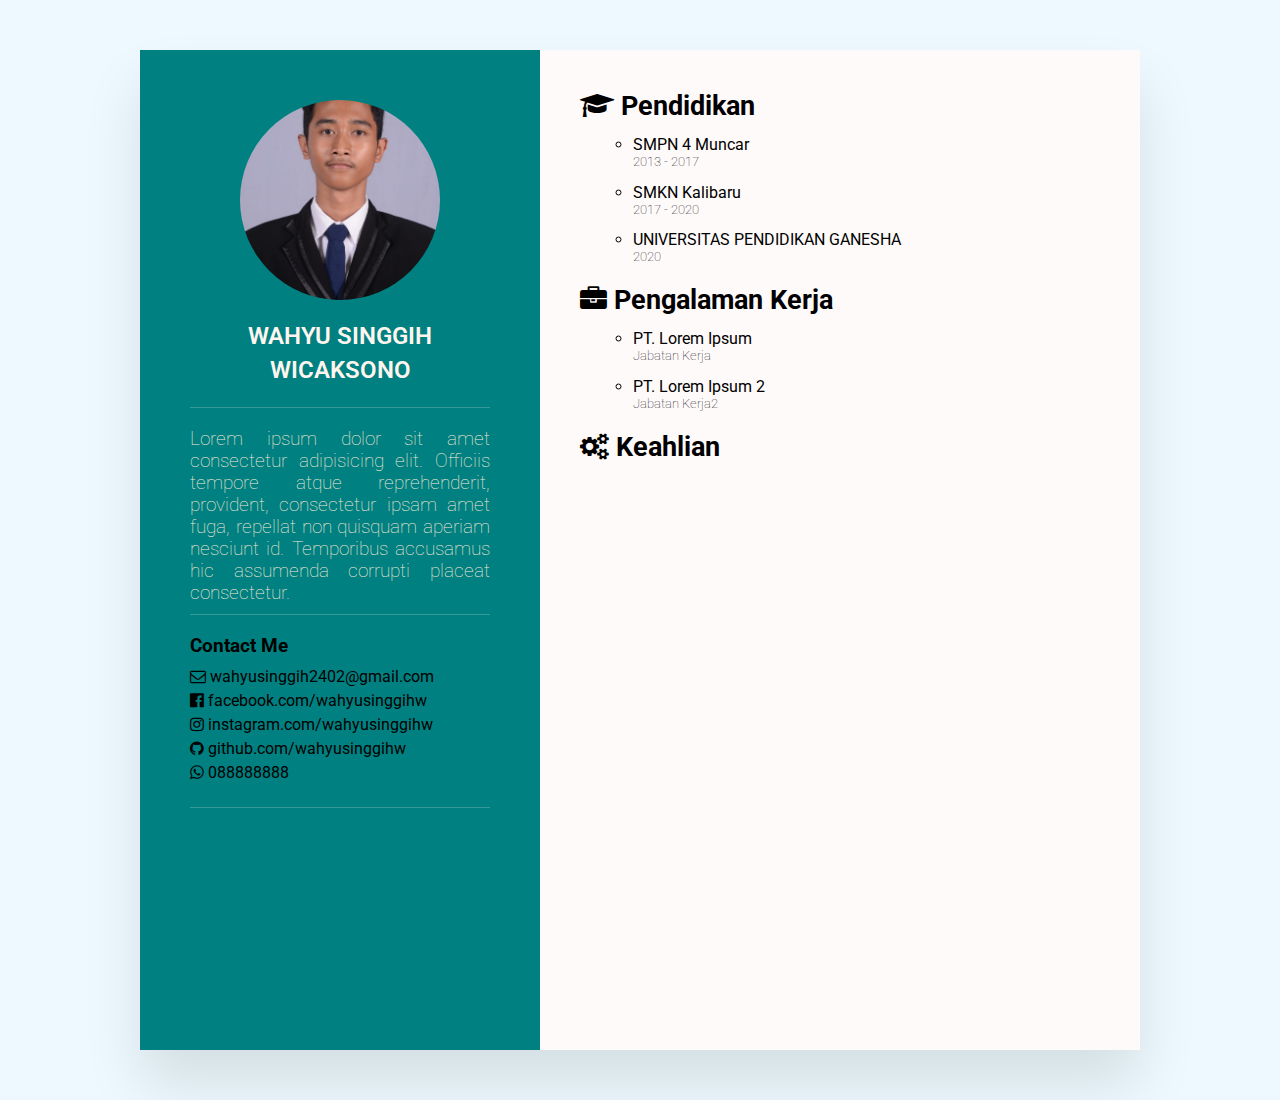
<file: old/index.html>
<!DOCTYPE html>
<html lang="en">
<head>
    <meta charset="UTF-8">
    <meta http-equiv="X-UA-Compatible" content="IE=edge">
    <meta name="viewport" content="width=device-width, initial-scale=1.0">
    <title>About Me</title>
    <link rel="icon" href="https://cdn4.iconfinder.com/data/icons/small-n-flat/24/user-alt-512.png">
    <link rel="stylesheet" href="https://cdnjs.cloudflare.com/ajax/libs/font-awesome/4.7.0/css/font-awesome.css" integrity="sha512-5A8nwdMOWrSz20fDsjczgUidUBR8liPYU+WymTZP1lmY9G6Oc7HlZv156XqnsgNUzTyMefFTcsFH/tnJE/+xBg==" crossorigin="anonymous" referrerpolicy="no-referrer" />
    <link rel="stylesheet" href="style.css">
</head>
<body>
    <div class="konten">
        <div class="menukiri">
            <div class="profil">
                <div class="img">
                    <img src="img/foto2.jpg" alt="Foto profil">
                </div>
                <h2>Wahyu Singgih Wicaksono</h2>
            </div>
            <div class="bio">
                <h3>Lorem ipsum dolor sit amet consectetur adipisicing elit. Officiis tempore atque reprehenderit, provident, consectetur ipsam amet fuga, repellat non quisquam aperiam nesciunt id. Temporibus accusamus hic assumenda corrupti placeat consectetur.</h3>
            </div>
            <div class="kontak">
                <h3 class="judul">Contact Me</h3>
                <ul>
                    <li>
                        <span class="icon"><i class="fa fa-envelope-o" aria-hidden="true"></i></span>
                        <span class="teks"><a href="mailto:wahyusinggih2402@gmail.com">wahyusinggih2402@gmail.com</a></span>
                    </li>
                </ul>
                <ul>
                    <li>
                        <span class="icon"><i class="fa fa-facebook-official" aria-hidden="true"></i></span>
                        <span class="teks"><a href="https://www.facebook.com/wahyusinggihw">facebook.com/wahyusinggihw</a></span>
                    </li>
                </ul>
                <ul>
                    <li>
                        <span class="icon"><i class="fa fa-instagram" aria-hidden="true"></i></span>
                        <span class="teks"><a href="https://www.instagram.com/wahyusinggihw">instagram.com/wahyusinggihw</a></span>
                    </li>
                </ul>
                <ul>
                    <li>
                        <span class="icon"><i class="fa fa-github" aria-hidden="true"></i></span>
                        <span class="teks"><a href="https://github.com/wahyusinggihw">github.com/wahyusinggihw</a></span>
                    </li>
                </ul>
                <ul>
                    <li>
                        <span class="icon"><i class="fa fa-whatsapp" aria-hidden="true"></i></span>
                        <span class="teks"><a href="https://wa.me/08888">088888888</a></span>
                    </li>
                </ul>
            </div>
        </div>
            
        <div class="menukanan">
            <div class="pendidikan">
                <ul style="list-style: none;">
                    <li>
                        <span class="toga"><i class="fa fa-graduation-cap" aria-hidden="true"></i></span>
                        <span class="teks">Pendidikan</span>
                        <div class="daftarpendidikan">
                            <ul>
                                <li>
                                    <span class="smp">SMPN 4 Muncar</span>
                                    <h3>2013 - 2017</h3>
                                </li>
                            </ul>
                            <ul>
                                <li>
                                    <span class="smk">SMKN Kalibaru</span>
                                    <h3>2017 - 2020</h3>
                                </li>
                            </ul>
                            <ul>
                                <li>
                                    <span class="univ">UNIVERSITAS PENDIDIKAN GANESHA</span>
                                    <h3>2020</h3>
                                </li>
                            </ul>
                        </div>
                    </li>
                </ul>
            </div>
            <div class="pengalamankerja">
                <ul style="list-style: none;">
                    <li>
                        <span class="pengalaman"><i class="fa fa-briefcase" aria-hidden="true"></i></span>
                        <span class="teks">Pengalaman Kerja</span>
                        <div class="daftarkerja">
                            <ul>
                                <li>
                                    <span class="kerja1">PT. Lorem Ipsum</span>
                                    <h3>Jabatan Kerja</h3>
                                </li>
                            </ul>
                            <ul>
                                <li>
                                    <span class="kerja2">PT. Lorem Ipsum 2</span>
                                    <h3>Jabatan Kerja2</h3>
                                </li>
                            </ul>
                        </div>
                    </li>
                </ul>
            </div>
            <div class="skill">
                <ul style="list-style: none;">
                    <li>
                        <span class="keahlian"><i class="fa fa-cogs" aria-hidden="true"></i></span>
                        <span class="teks">Keahlian</span>
                        
                    </li>
                </ul>
            </div>
        </div>
    </div>
</body>

</html>
</file>
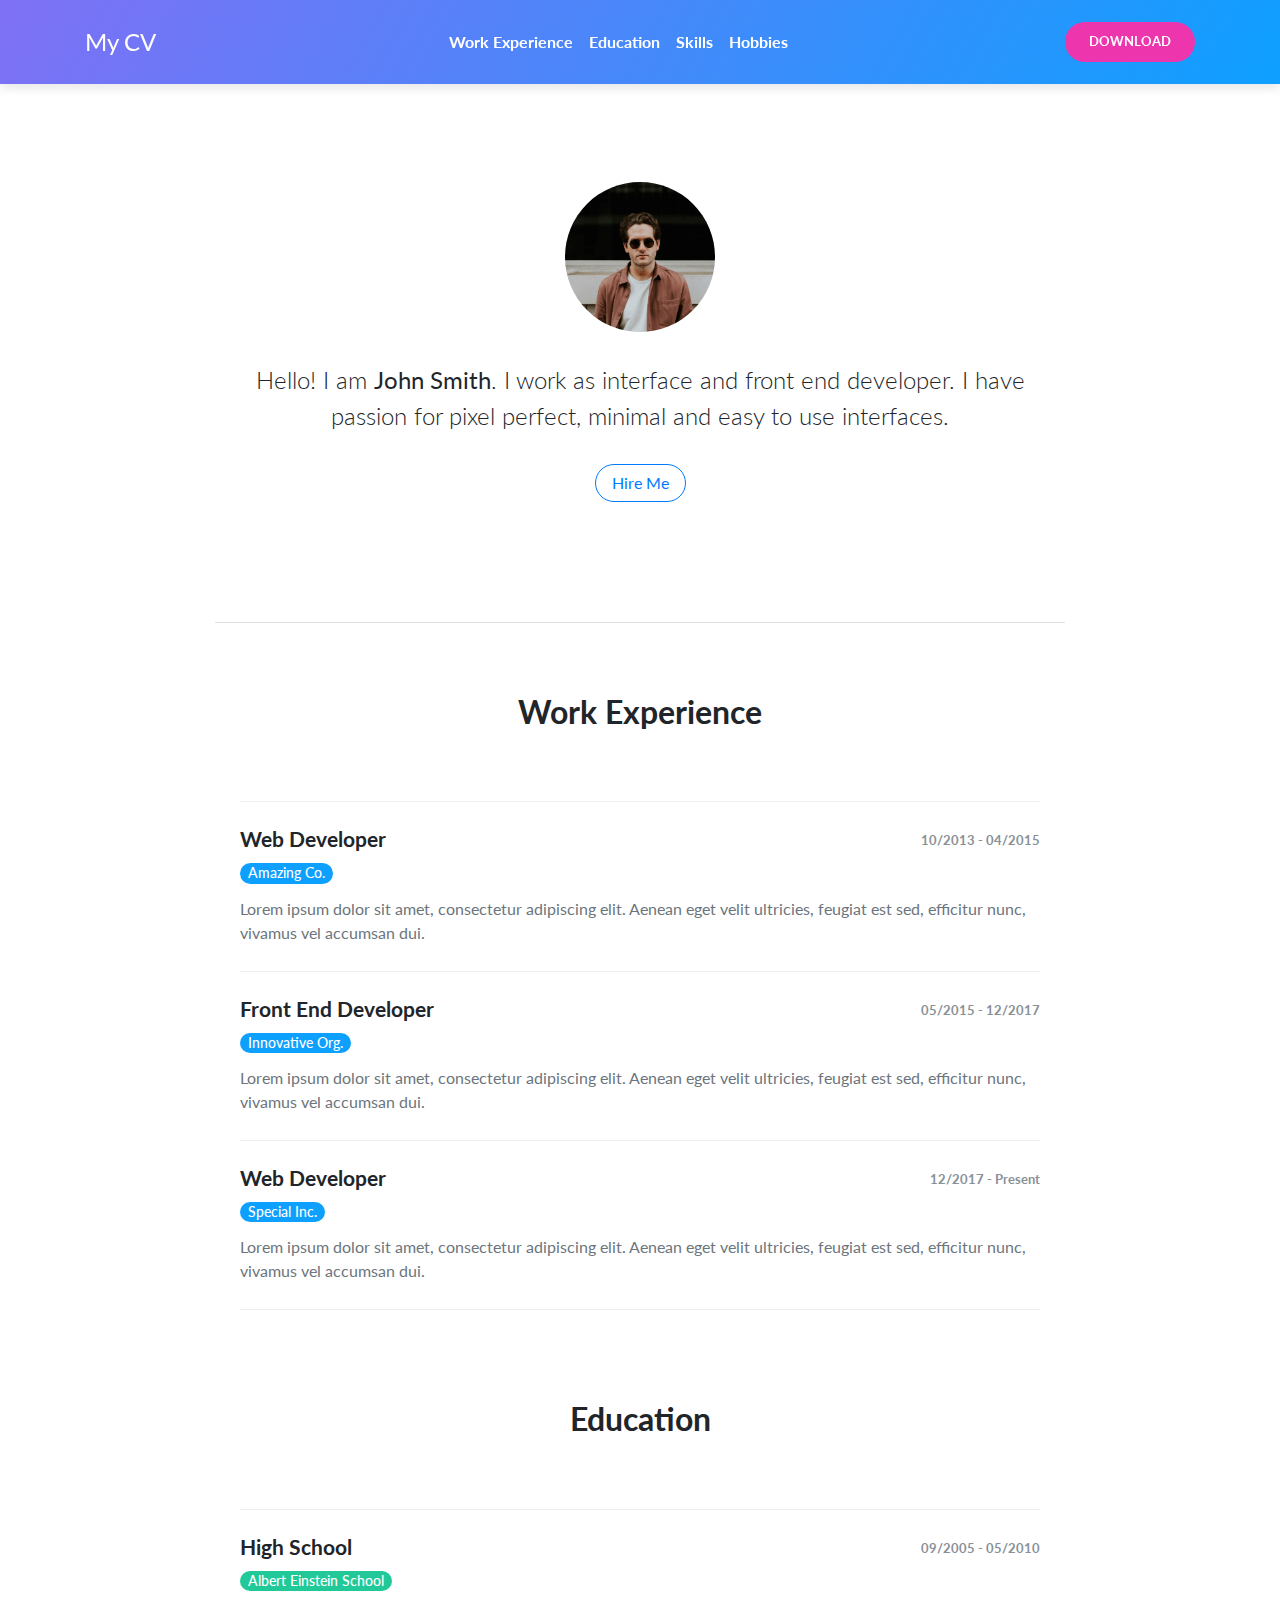
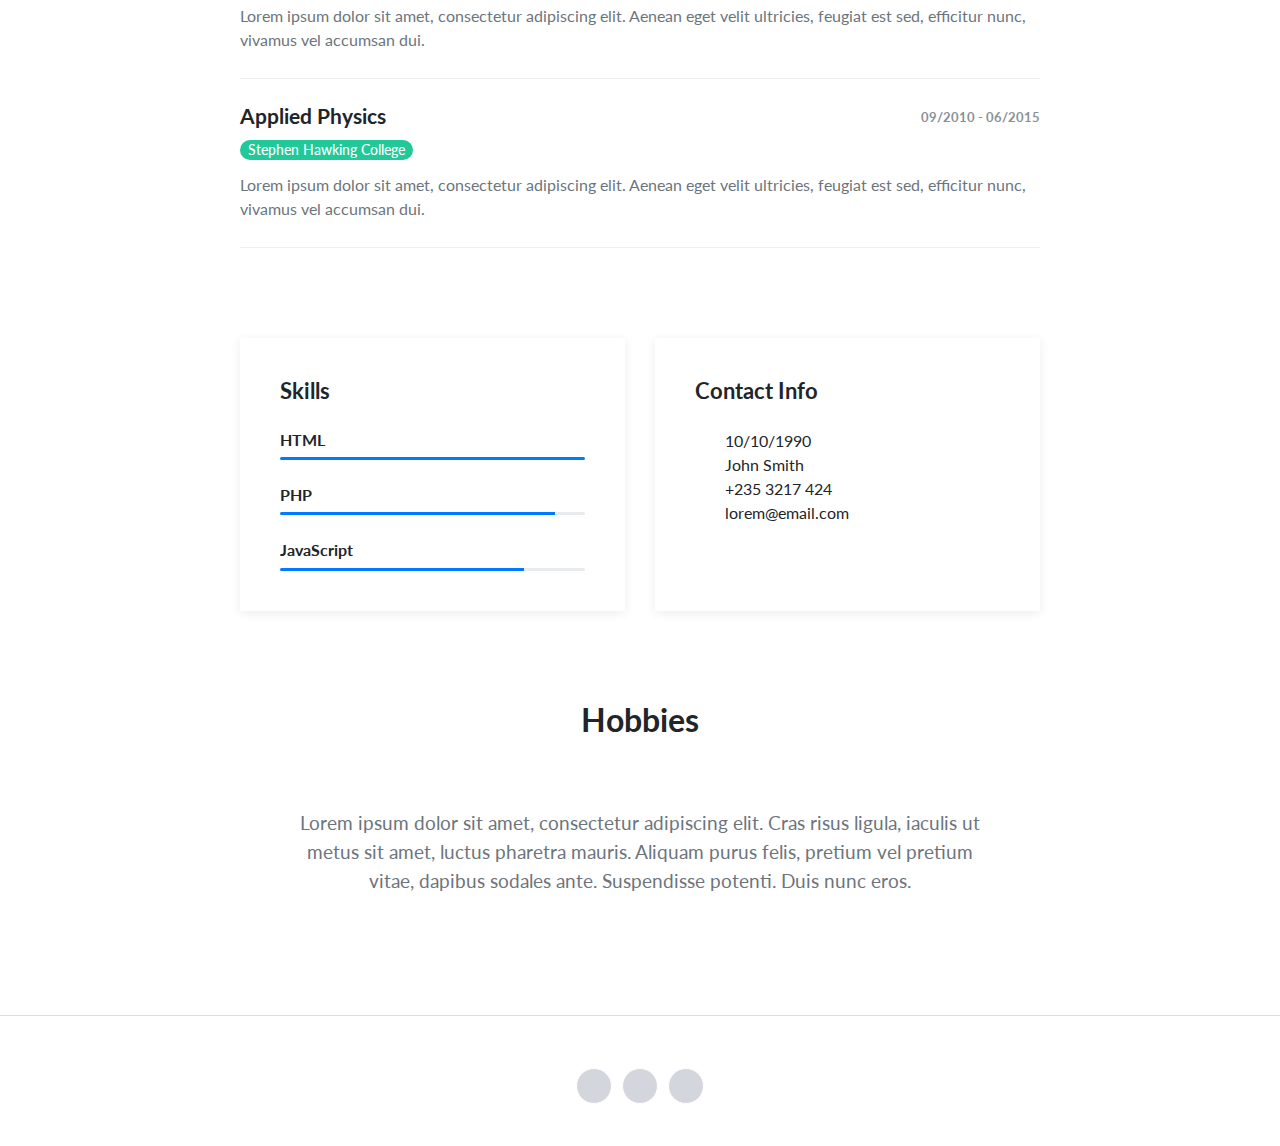
<file: old/v1.1/index.html>
<!DOCTYPE html>
<html>
  <head>
    <meta charset="utf-8">
    <meta name="viewport" content="width=device-width, initial-scale=1">
    <title>Beautiful CV Template</title>
    <link rel="stylesheet" href="https://maxcdn.bootstrapcdn.com/bootstrap/4.0.0/css/bootstrap.min.css">
    <link rel="stylesheet" href="https://code.ionicframework.com/ionicons/2.0.1/css/ionicons.min.css">
    <link rel="stylesheet" type="text/css" href="assets/css/style.css">
  </head>
  <body>
   <nav class="navbar fixed-top navbar-expand-lg navbar-dark page-navbar gradient">
      <div class="container">
        <a class="navbar-brand logo" href="#">My CV</a>
        <button class="navbar-toggler" type="button" data-toggle="collapse" data-target="#navbarNav" aria-controls="navbarNav" aria-expanded="false" aria-label="Toggle navigation">
          <span class="navbar-toggler-icon"></span>
        </button>
        <div class="collapse navbar-collapse" id="navbarNav">
            <ul class="navbar-nav mx-auto">
              <li class="nav-item item">
                <li class="nav-item item">
                  <a class="nav-link" href="#work-experience">Work Experience</a>
                </li>
                <li class="nav-item item">
                    <a class="nav-link" href="#education">Education</a>
                </li>
                <li class="nav-item item">
                  <a class="nav-link" href="#skills">Skills</a>
                </li>
                <li class="nav-item item">
                    <a class="nav-link" href="#hobbies">Hobbies</a>
                </li>
              </li>
            </ul>
          </div>
          <a href="https://tutorialzine.com/2018/04/freebie-beautiful-cv-template-with-bootstrap" class="btn btn-danger download-template" role="button" aria-disabled="true">Download</a>
      </div>
    </nav>
    <main class="page cv-page">
      <section class="cv-block block-intro border-bottom">
        <div class="container">
          <div class="avatar">
            <img class="img-fluid rounded-circle" src="assets/img/avatar.jpg">
          </div>
          <p>Hello! I am <strong>John Smith</strong>. I work as interface and front end developer. I have passion for pixel perfect, minimal and easy to use interfaces.</p>
          <a href="#" class="btn btn-outline-primary">Hire Me</a>
        </div>
      </section>
      <section class="cv-block info">
        <div class="container">
          <div class="work-experience group" id="work-experience">
            <h2 class="text-center">Work Experience</h2>
            <div class="item">
              <div class="row">
                <div class="col-md-6">
                  <h3>Web Developer</h3>
                  <h4 class="organization">Amazing Co.</h4>
                </div>
                <div class="col-md-6">
                  <time class="period">10/2013 - 04/2015</time>
                </div>
              </div>
              <p class="text-muted">Lorem ipsum dolor sit amet, consectetur adipiscing elit. Aenean eget velit ultricies, feugiat est sed, efficitur nunc, vivamus vel accumsan dui.</p>
            </div>
            <div class="item">
              <div class="row">
                <div class="col-md-6">
                  <h3>Front End Developer</h3>
                  <h4 class="organization">Innovative Org.</h4>
                </div>
                <div class="col-md-6">
                  <time class="period">05/2015 - 12/2017</time>
                </div>
              </div>
              <p class="text-muted">Lorem ipsum dolor sit amet, consectetur adipiscing elit. Aenean eget velit ultricies, feugiat est sed, efficitur nunc, vivamus vel accumsan dui.</p>
            </div>
            <div class="item">
              <div class="row">
                <div class="col-md-6">
                  <h3>Web Developer</h3>
                  <h4 class="organization">Special Inc.</h4>
                </div>
                <div class="col-md-6">
                  <time class="period">12/2017 - Present</time>
                </div>
              </div>
              <p class="text-muted">Lorem ipsum dolor sit amet, consectetur adipiscing elit. Aenean eget velit ultricies, feugiat est sed, efficitur nunc, vivamus vel accumsan dui.</p>
            </div>
          </div>
          <div class="education group" id="education">
            <h2 class="text-center">Education</h2>
            <div class="item">
              <div class="row">
                <div class="col-md-6">
                  <h3>High School</h3>
                  <h4 class="organization">Albert Einstein School</h4>
                </div>
                <div class="col-md-6">
                  <time class="period">09/2005 - 05/2010</time>
                </div>
              </div>
              <p class="text-muted">Lorem ipsum dolor sit amet, consectetur adipiscing elit. Aenean eget velit ultricies, feugiat est sed, efficitur nunc, vivamus vel accumsan dui.</p>
            </div>
            <div class="item">
              <div class="row">
                <div class="col-md-6">
                  <h3>Applied Physics</h3>
                  <h4 class="organization">Stephen Hawking College</h4>
                </div>
                <div class="col-md-6">
                  <time class="period">09/2010 - 06/2015</time>
                </div>
              </div>
              <p class="text-muted">Lorem ipsum dolor sit amet, consectetur adipiscing elit. Aenean eget velit ultricies, feugiat est sed, efficitur nunc, vivamus vel accumsan dui.</p>
            </div>
          </div>
          <div class="group" id="skills">
            <div class="row">
              <div class="col-md-6">
                <div class="skills info-card">
                  <h2>Skills</h2>
                  <h3>HTML</h3>
                  <div class="progress">
                    <div class="progress-bar" role="progressbar" aria-valuenow="70"
                    aria-valuemin="0" aria-valuemax="100" style="width:100%">
                    </div>
                  </div>
                  <h3>PHP</h3>
                  <div class="progress">
                    <div class="progress-bar" role="progressbar" aria-valuenow="70"
                    aria-valuemin="0" aria-valuemax="100" style="width:90%">
                    </div>
                  </div>
                  <h3>JavaScript</h3>
                  <div class="progress">
                    <div class="progress-bar" role="progressbar" aria-valuenow="70"
                    aria-valuemin="0" aria-valuemax="100" style="width:80%">
                    </div>
                  </div>
                </div>
              </div>
              <div class="col-md-6">
                <div class="contact-info info-card">
                  <h2>Contact Info</h2>
                  <div class="row">
                    <div class="col-1">
                      <i class="ion-android-calendar icon"></i>
                    </div>
                    <div class="col-9">
                      <span>10/10/1990</span>
                    </div>
                  </div>
                  <div class="row">
                    <div class="col-1">
                        <i class="ion-person icon"></i>
                    </div>
                    <div class="col-9">
                      <span>John Smith</span>
                    </div>
                  </div>
                  <div class="row">
                    <div class="col-1">
                      <i class="ion-ios-telephone icon"></i>
                    </div>
                    <div class="col-9">
                      <span>+235 3217 424</span>
                    </div>
                  </div>
                  <div class="row">
                    <div class="col-1">
                      <i class="ion-at icon"></i>
                    </div>
                    <div class="col-9">
                      <span>lorem@email.com</span>
                    </div>
                  </div>
                </div>
              </div>
            </div>
          </div>
          <div class="hobbies group" id="hobbies">
            <h2 class="text-center">Hobbies</h2>
            <p class="text-center text-muted">Lorem ipsum dolor sit amet, consectetur adipiscing elit. Cras risus ligula, iaculis ut metus sit amet, luctus pharetra mauris. Aliquam purus felis, pretium vel pretium vitae, dapibus sodales ante. Suspendisse potenti. Duis nunc eros.</p>
          </div>
        </div>
      </section>
      <footer class="page-footer">
        <div class="container">
          <div class="social-icons">
            <a href="#"><i class="ion-social-facebook" title="Facebook"></i></a>
            <a href="#"><i class="ion-social-instagram-outline" title="Instagram"></i></a>
            <a href="#"><i class="ion-social-twitter" title="Twitter"></i></a>
          </div>
        </div>
      </footer>
    </main>
  </body>
  <script src="https://code.jquery.com/jquery-3.2.1.min.js"></script>
  <script src="https://maxcdn.bootstrapcdn.com/bootstrap/4.0.0/js/bootstrap.min.js"></script>
  <script src="assets/js/script.js"></script>
</html>
</file>
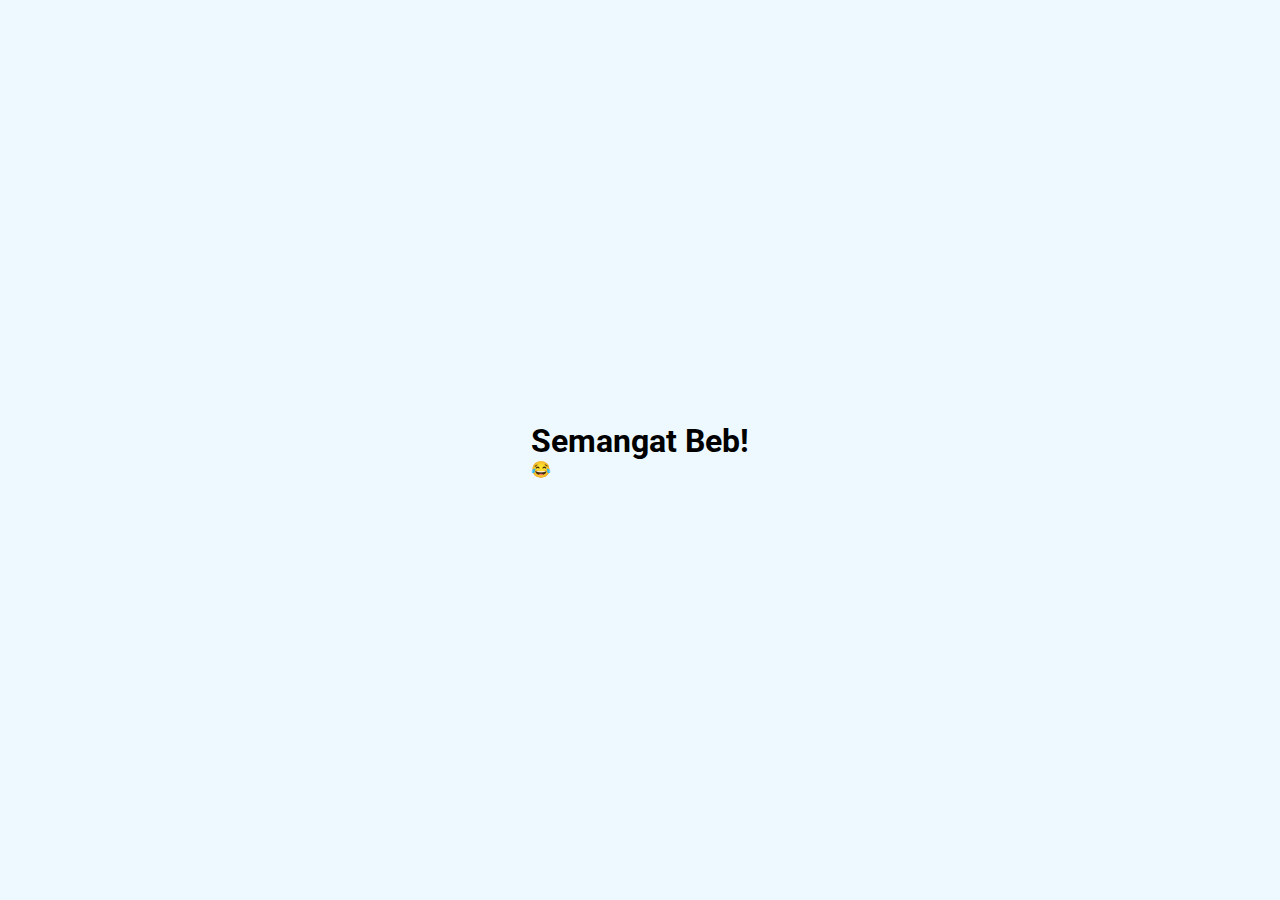
<file: index2.html>
<!DOCTYPE html>
<html lang="en">
<head>
    <meta charset="UTF-8">
    <meta name="viewport" content="width=device-width, initial-scale=1.0">
    <link rel="stylesheet" href="style.css">

    <title>Document</title>
</head>

<body>
    <section>
        <div class="textme">
            <h1>Semangat Beb!</h1>
            <p>&#128514</p>
    </section>
</body>
  
</html>
</file>
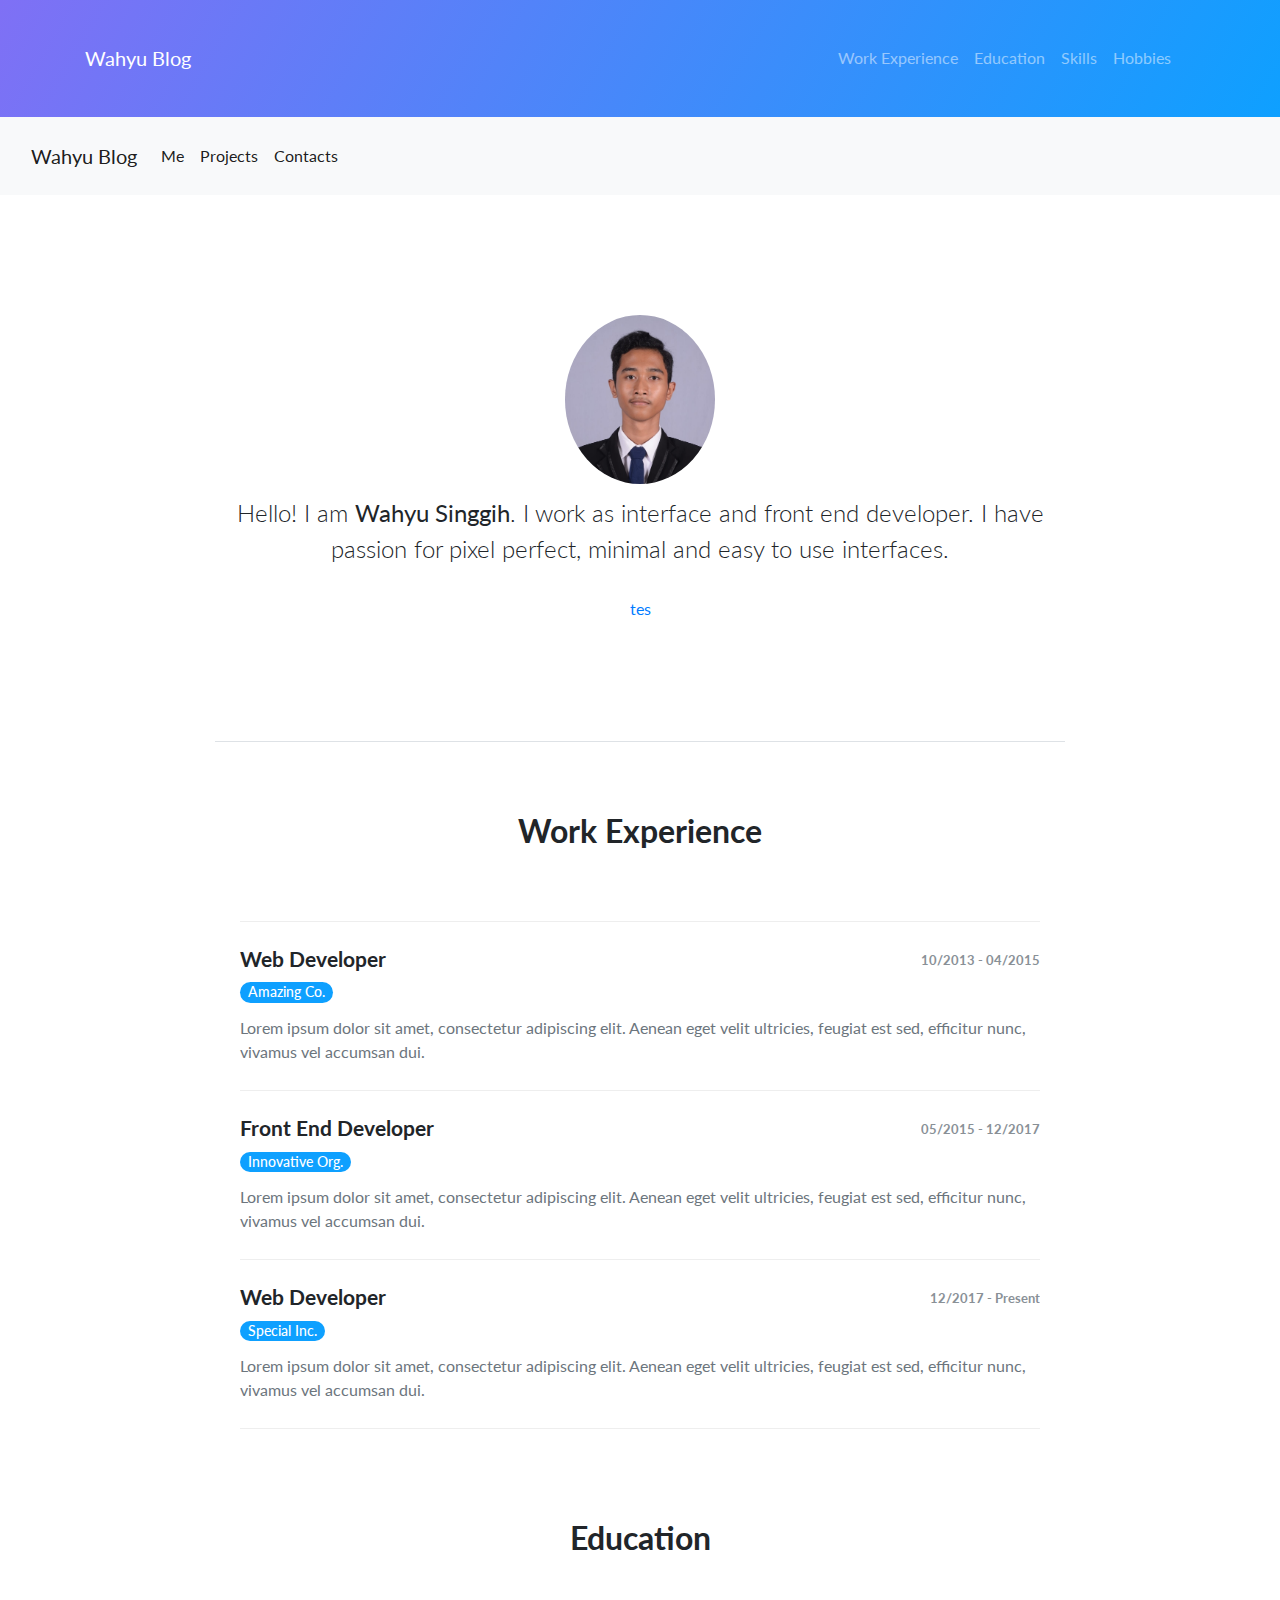
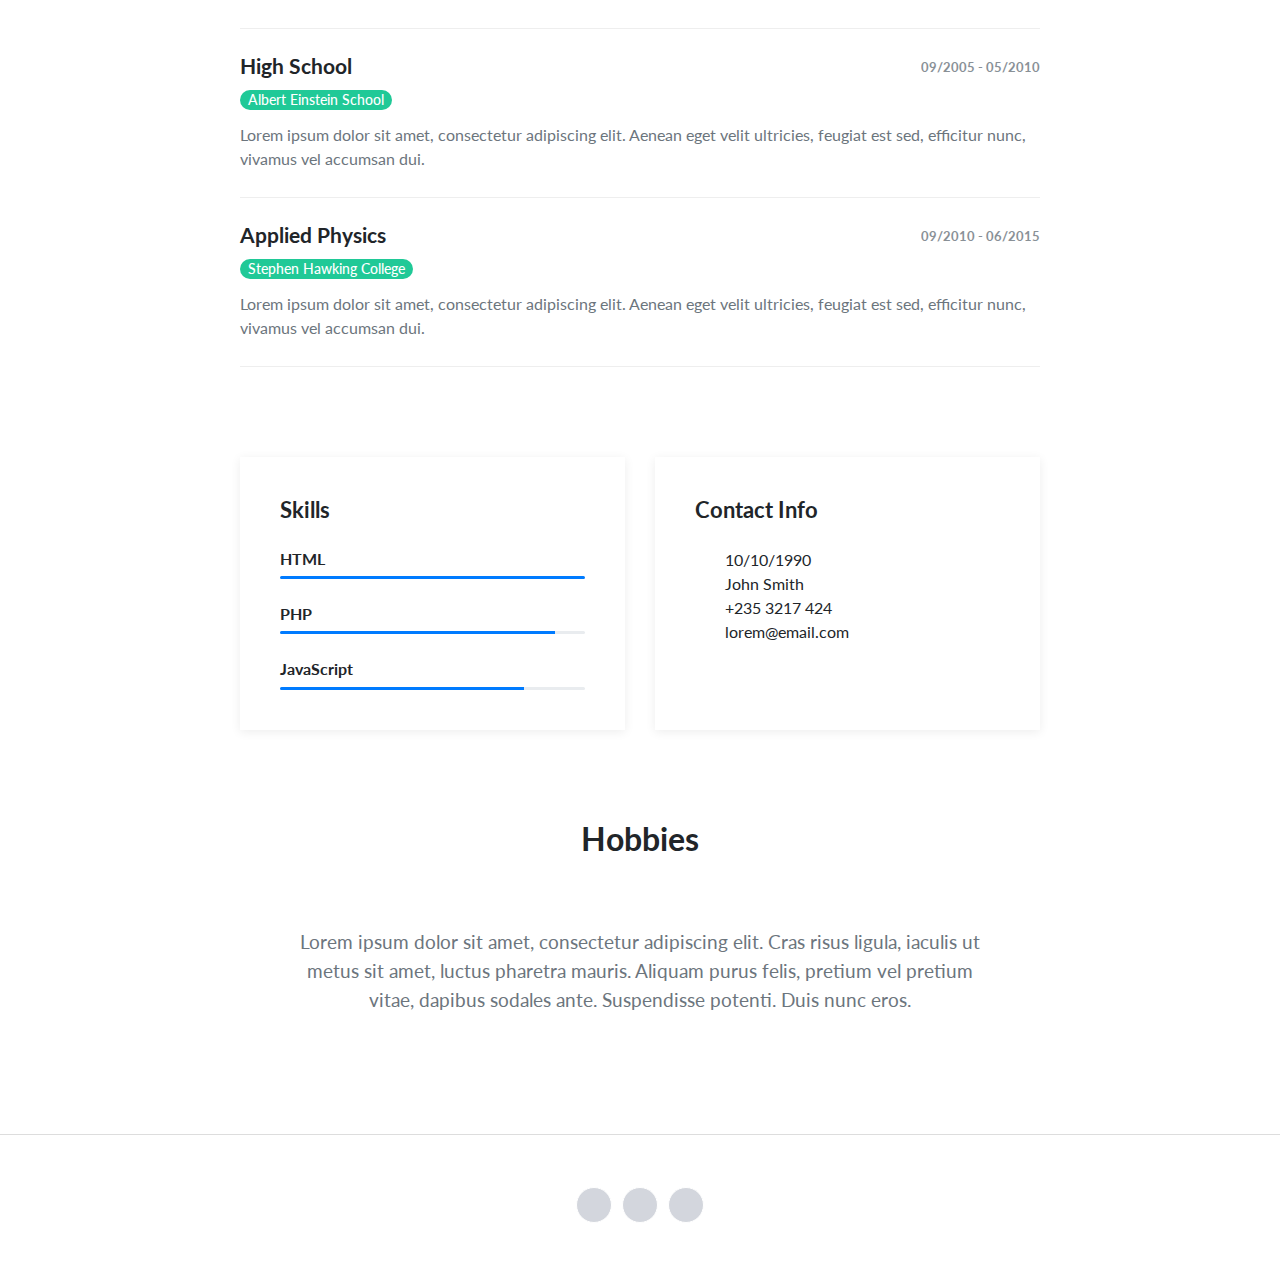
<file: old/v1.1/__index.html>
<!DOCTYPE html>
<html>
  <head>
    <meta charset="utf-8">
    <meta name="viewport" content="width=device-width, initial-scale=1">
    <title>Wahyu Blog</title>
    <link rel="stylesheet" href="https://maxcdn.bootstrapcdn.com/bootstrap/4.0.0/css/bootstrap.min.css">
    <link rel="stylesheet" href="https://code.ionicframework.com/ionicons/2.0.1/css/ionicons.min.css">
    <link rel="stylesheet" href="https://cdn.jsdelivr.net/npm/bootstrap-icons@1.9.1/font/bootstrap-icons.css">
    <link rel="stylesheet" type="text/css" href="assets/css/style.css">
  </head>
  <body>

   <nav class="navbar navbar-expand-lg navbar-dark gradient">
      <div class="container">
        <a class="navbar-brand logo" href="#">Wahyu Blog</a>
        <!-- <button class="navbar-toggler" type="button" data-toggle="collapse" data-target="#navbarNav" aria-controls="navbarNav" aria-expanded="false" aria-label="Toggle navigation">
          <span class="navbar-toggler-icon"></span>
        </button> -->
        <div class="collapse navbar" id="navbarNav">
            <ul class="navbar-nav mx-auto">
              <li class="nav-item item">
                <li class="nav-item item">
                  <a class="nav-link" href="#work-experience">Work Experience</a>
                </li>
                <li class="nav-item item">
                    <a class="nav-link" href="#education">Education</a>
                </li>
                <li class="nav-item item">
                  <a class="nav-link" href="#skills">Skills</a>
                </li>
                <li class="nav-item item">
                    <a class="nav-link" href="#hobbies">Hobbies</a>
                </li>
              </li>
            </ul>
          </div>
          <!-- <a href="https://tutorialzine.com/2018/04/freebie-beautiful-cv-template-with-bootstrap" class="btn btn-danger download-template" role="button" aria-disabled="true">Download</a> -->
      </div>
    </nav>

    <nav class="navbar navbar-light navbar-expand-md bg-light bg-gradient">
      <div class="container-fluid"><a class="navbar-brand" href="#me">Wahyu Blog</a><button data-bs-toggle="collapse" class="navbar-toggler" data-bs-target="#navcol-1"><span class="visually-hidden">Toggle navigation</span><span class="navbar-toggler-icon"></span></button>
          <div class="collapse navbar-collapse" id="navcol-1">
              <ul class="navbar-nav">
                  <li class="nav-item"><a class="nav-link active" href="#">Me</a></li>
                  <li class="nav-item"><a class="nav-link active" href="#projects">Projects</a></li>
                  <li class="nav-item"><a class="nav-link active" href="#">Contacts</a></li>
              </ul>
          </div>
      </div>
  </nav>
    
    <main class="page cv-page">
      <section class="cv-block block-intro border-bottom">
        <div class="container">
          <div class="avatar">
            <img class="img-fluid rounded-circle" src="assets/img/avatar-2.jpg">
          </div>
          <p>Hello! I am <strong>Wahyu Singgih</strong>. I work as interface and front end developer. I have passion for pixel perfect, minimal and easy to use interfaces.</p>
          <!-- <a href="#" class="btn btn-outline-primary">Hire Me</a> -->
          <a class="" href="#education">tes</i></a>
        </div>
      </section>

      <section class="cv-block info">
        <div class="container">
          <div class="work-experience group" id="work-experience">
            <h2 class="text-center">Work Experience</h2>
            <div class="item">
              <div class="row">
                <div class="col-md-6">
                  <h3>Web Developer</h3>
                  <h4 class="organization">Amazing Co.</h4>
                </div>
                <div class="col-md-6">
                  <time class="period">10/2013 - 04/2015</time>
                </div>
              </div>
              <p class="text-muted">Lorem ipsum dolor sit amet, consectetur adipiscing elit. Aenean eget velit ultricies, feugiat est sed, efficitur nunc, vivamus vel accumsan dui.</p>
            </div>
            <div class="item">
              <div class="row">
                <div class="col-md-6">
                  <h3>Front End Developer</h3>
                  <h4 class="organization">Innovative Org.</h4>
                </div>
                <div class="col-md-6">
                  <time class="period">05/2015 - 12/2017</time>
                </div>
              </div>
              <p class="text-muted">Lorem ipsum dolor sit amet, consectetur adipiscing elit. Aenean eget velit ultricies, feugiat est sed, efficitur nunc, vivamus vel accumsan dui.</p>
            </div>
            <div class="item">
              <div class="row">
                <div class="col-md-6">
                  <h3>Web Developer</h3>
                  <h4 class="organization">Special Inc.</h4>
                </div>
                <div class="col-md-6">
                  <time class="period">12/2017 - Present</time>
                </div>
              </div>
              <p class="text-muted">Lorem ipsum dolor sit amet, consectetur adipiscing elit. Aenean eget velit ultricies, feugiat est sed, efficitur nunc, vivamus vel accumsan dui.</p>
            </div>
          </div>


          <div class="education group" id="education">
            <h2 class="text-center">Education</h2>
            <div class="item">
              <div class="row">
                <div class="col-md-6">
                  <h3>High School</h3>
                  <h4 class="organization">Albert Einstein School</h4>
                </div>
                <div class="col-md-6">
                  <time class="period">09/2005 - 05/2010</time>
                </div>
              </div>
              <p class="text-muted">Lorem ipsum dolor sit amet, consectetur adipiscing elit. Aenean eget velit ultricies, feugiat est sed, efficitur nunc, vivamus vel accumsan dui.</p>
            </div>
            <div class="item">
              <div class="row">
                <div class="col-md-6">
                  <h3>Applied Physics</h3>
                  <h4 class="organization">Stephen Hawking College</h4>
                </div>
                <div class="col-md-6">
                  <time class="period">09/2010 - 06/2015</time>
                </div>
              </div>
              <p class="text-muted">Lorem ipsum dolor sit amet, consectetur adipiscing elit. Aenean eget velit ultricies, feugiat est sed, efficitur nunc, vivamus vel accumsan dui.</p>
            </div>
          </div>


          <div class="group" id="skills">
            <div class="row">
              <div class="col-md-6">
                <div class="skills info-card">
                  <h2>Skills</h2>
                  <h3>HTML</h3>
                  <div class="progress">
                    <div class="progress-bar" role="progressbar" aria-valuenow="70"
                    aria-valuemin="0" aria-valuemax="100" style="width:100%">
                    </div>
                  </div>
                  <h3>PHP</h3>
                  <div class="progress">
                    <div class="progress-bar" role="progressbar" aria-valuenow="70"
                    aria-valuemin="0" aria-valuemax="100" style="width:90%">
                    </div>
                  </div>
                  <h3>JavaScript</h3>
                  <div class="progress">
                    <div class="progress-bar" role="progressbar" aria-valuenow="70"
                    aria-valuemin="0" aria-valuemax="100" style="width:80%">
                    </div>
                  </div>
                </div>
              </div>
              <div class="col-md-6">
                <div class="contact-info info-card">
                  <h2>Contact Info</h2>
                  <div class="row">
                    <div class="col-1">
                      <i class="ion-android-calendar icon"></i>
                    </div>
                    <div class="col-9">
                      <span>10/10/1990</span>
                    </div>
                  </div>
                  <div class="row">
                    <div class="col-1">
                        <i class="ion-person icon"></i>
                    </div>
                    <div class="col-9">
                      <span>John Smith</span>
                    </div>
                  </div>
                  <div class="row">
                    <div class="col-1">
                      <i class="ion-ios-telephone icon"></i>
                    </div>
                    <div class="col-9">
                      <span>+235 3217 424</span>
                    </div>
                  </div>
                  <div class="row">
                    <div class="col-1">
                      <i class="ion-at icon"></i>
                    </div>
                    <div class="col-9">
                      <span>lorem@email.com</span>
                    </div>
                  </div>
                </div>
              </div>
            </div>
          </div>

          <div class="hobbies group" id="hobbies">
            <h2 class="text-center">Hobbies</h2>
            <p class="text-center text-muted">Lorem ipsum dolor sit amet, consectetur adipiscing elit. Cras risus ligula, iaculis ut metus sit amet, luctus pharetra mauris. Aliquam purus felis, pretium vel pretium vitae, dapibus sodales ante. Suspendisse potenti. Duis nunc eros.</p>
          </div>

        </div>
      </section>
      <footer class="page-footer">
        <div class="container">
          <div class="social-icons">
            <a href="#"><i class="ion-social-facebook" title="Facebook"></i></a>
            <a href="#"><i class="ion-social-instagram-outline" title="Instagram"></i></a>
            <a href="#"><i class="ion-social-twitter" title="Twitter"></i></a>
          </div>
        </div>
      </footer>
    </main>
  </body>
  <script src="https://code.jquery.com/jquery-3.2.1.min.js"></script>
  <script src="https://maxcdn.bootstrapcdn.com/bootstrap/4.0.0/js/bootstrap.min.js"></script>
  <script src="assets/js/script.js"></script>
</html>
</file>
<file: old/style.css>
@import url('https://fonts.googleapis.com/css2?family=Roboto:wght@300&display=swap');
*
{
    margin: 0;
    padding: 0;
    box-sizing: border-box;
    font-family: 'Roboto', sans-serif;
}

body {
    -webkit-animation-name: fade;
    -webkit-animation-duration: 1s;
    animation-name: fade;
    animation-duration: 1s;}
  @-webkit-keyframes fade {
    from {opacity: 0}
    to {opacity: 1}
}
  @keyframes fade {
    from {opacity: 0}
    to {opacity: 1}
}

body {
    background-color: rgba(79, 198, 245, 0.1);
    display: flex;
    justify-content: center;
    align-items: center;
    min-height: 100vh;
}

.konten {
    position: relative;
    width: 100%;
    max-width: 1000px;
    min-height: 1000px;
    margin: 50px;
    background: snow;
    display: grid;
    grid-template-columns: 1fr 1.5fr;    
    box-shadow: 0 35px 55px rgba(0,0,0,0.1);
}

.konten .menukiri {
    position: relative;
    background: teal;
    padding: 50px;
} 

.profil {
    position: relative;
    display: flex;
    flex-direction: column;
    align-items: center;
    padding-bottom: 20px;
    border-bottom: 1px solid rgba(255, 255, 255, 0.2);
}

.profil .img {
    position: relative;
    width: 200px;  
    height: 200px;
    border-radius: 50% ;
    overflow: hidden;
}

.profil .img img {
    position: absolute;
    top: 0;
    left: 0;
    width: 100%;  
    height: 100%;
    object-fit: cover;
}

.profil h2 {
    color: seashell;
    font-size: 1.5em;
    margin-top: 20px;
    text-transform: uppercase;
    text-align: center;
    font-weight: 600;
    line-height: 1.4em;
}

.bio h3 {
    padding-top: 20px;
    color: antiquewhite;
    text-align: justify;
    font-weight: lighter;
    padding-bottom: 20px;
    border-bottom: 1px solid rgba(255, 255, 255, 0.2);
}

.konten .menukiri .kontak {
    margin-top: 20px;
    padding-bottom: 20px;
    border-bottom: 1px solid rgba(255, 255, 255, 0.2);
    
}

.konten .menukiri h3 {
    padding-bottom: 10px;
}

.konten .menukiri .kontak ul {
    list-style: none;
    padding-bottom: 5px;
}

.kontak span a {
    text-decoration: none;
    color: black;
}

.konten .menukanan {
    position: relative;
    background: snow;
    padding: 40px;
} 

.pendidikan {
    position: relative;
    font-size: 20pt;
}

.pendidikan .teks {
    font-weight: bold;
}

.pendidikan .daftarpendidikan {
    position: relative;
    font-size: 12pt;
    margin-top: 5pt;
    margin-left: 40pt;    
}

.pendidikan .daftarpendidikan ul {
    margin-top: 10pt;
}

.pendidikan .daftarpendidikan h3 {
    font-size: 10pt;
    font-weight: lighter;
}

.pengalamankerja {
    position: relative;
    font-size: 20pt;
    margin-top: 20px;
}

.pengalamankerja .teks {
    font-weight: bold;
}
.pengalamankerja .daftarkerja {
    position: relative;
    font-size: 12pt;
    margin-top: 5pt;
    margin-left: 40pt; 
}

.pengalamankerja .daftarkerja ul {
    margin-top: 10pt;
}

.pengalamankerja .daftarkerja h3 {
    font-size: 10pt;
    font-weight: lighter;
}

.skill {
    position: relative;
    font-size: 20pt;
    margin-top: 20px;
}

.skill .teks {
    font-weight: bold;
}
</file>
<file: old/v1.1/assets/css/style.css>
@import url("https://fonts.googleapis.com/css?family=Lato:300,400");

body{
     font-family: 'Lato', sans-serif;
}

.page-navbar.navbar{
    box-shadow: 0 4px 10px rgba(0, 0, 0, 0.1);
}

.page-navbar .navbar-nav .nav-item a{
    font-weight: bold;
}

.page-navbar.navbar-dark .navbar-nav .nav-link {
    color: #fff;
}

.page-navbar .logo{
    font-size: 1.5rem;
}

.page-navbar.fixed-top + .page{
    padding-top: 62px;
}

.download-template{
    color: #fff;
    background-color: #ed36ad;
    border: none;
    font-weight: bold;
    text-transform: uppercase;
    font-size: 13px;
    padding: 10px 24px;
    border-radius: 40px;
}

.download-template:hover{
    background-color: #fb5ec4;
}

.gradient{
    background: linear-gradient(120deg, #7f70f5, #0ea0ff);
    color: #fff !important;
}

.cv-block{
    padding-bottom: 60px;
    padding-top: 60px;
}

.cv-block.block-intro{
    text-align: center;
    max-width: 850px;
    margin: auto;
}

.cv-block.block-intro .about-me{
    max-width: 800px;
    margin: auto;
}

.cv-block.block-intro p{
    font-size: 1.5em;
    font-weight: 300;
    margin-bottom: 30px;
}

.cv-block.block-intro .btn {
  padding: 0.375rem 1rem;
  border-radius: 2em;
 }

.cv-block.block-intro .avatar{
    width: 150px;
    height: 150px;
    background-size: cover;
    background-repeat: no-repeat;
    margin: auto;
    border-radius: 100px;
    margin-bottom: 30px;
}

.cv-block.info{
    padding-top: 70px;
}

.cv-block.info h2{
    font-weight: bold;
    margin-bottom: 70px;
}

.cv-block.info h3{
    font-size: 1.3rem;
}

.cv-block.info .group{
    max-width: 800px;
    margin: auto;
}

.cv-block.info .group:not(:first-child){
    margin-top: 90px;
}

.cv-block.info .group .period{
    font-size: 0.8rem;
    float: none;
    font-weight: bold;
    margin-top: 4px;
    color: #6c757d;
    opacity: 0.8;
}

.cv-block.info .group .organization{
    font-size: 0.85em;
    background-color: #0ea0ff;
    display: inline-block;
    color: #fff;
    padding: 2px 8px;
    border-radius: 2em;
}

.cv-block.info .education.group .organization{
    background-color: #20c997; 
}

.cv-block.info .group .item{
    padding-bottom: 10px;
    margin-bottom: 25px;
    border-bottom: 1px solid #eee;
}

.cv-block.info .group h2 + .item{
    padding-top:25px;
    border-top: 1px solid #eee;
}

.cv-block.info .group .item .row{
    margin-bottom: 5px;
}

.cv-block.info .work-experience h3,
.cv-block.info .education h3{
    font-weight: bold;
}

.cv-block .info-card{
    padding: 40px;
    box-shadow: 0px 2px 10px rgba(0, 0, 0, 0.075);
    height: 100%;
}

.cv-block .info-card h2{
    margin-top: 0;
    margin-bottom: 24px !important;
    font-size: 1.4rem;
}

.cv-block .info-card.skills h3{
    margin-top: 25px;
    font-size: 1rem;
    font-weight: bold;
}

.cv-block .info-card.skills .progress{
    height: 3px;
}

.cv-block .info-card.contact-info .icon{
    font-size: 1.3em;
    color: #c9c9c9;
    position: relative;
    bottom: 4px;
}

.cv-block.info .hobbies p{
    max-width: 700px;
    margin: auto;
    font-size: 1.2em;
}

.page-footer{
    padding-top: 32px;
    border-top: 1px solid #ddd;
    text-align: center;
    padding-bottom: 20px;
}

.page-footer a{
    display: inline-block;
    margin: 0px 10px;
    color: #282b2d;
    font-size: 18px;
}

.page-footer .links{
    display: inline-block;
}

.page-footer .social-icons{
    margin-top: 20px;
    margin-bottom: 16px;
}

.page-footer .social-icons a{
    font-size: 18px;
    margin: 0 3px;
    color: #ffffff;
    border: 1px solid;
    opacity: 0.75;
    border-radius: 50%;
    width: 36px;
    display: inline-block;
    height: 36px;
    text-align: center;
    background-color: #c5c9d2;
    line-height: 34px;
}

.page-footer .social-icons a:hover{
    opacity: 1;
}

@media (min-width: 768px) {

    .cv-block {
        padding-bottom: 120px;
        padding-top: 120px; 
    }

    .cv-block.info .group .period {
        float: right; 
    }
}

@media (min-width: 576px){
    .navbar {
        padding-top: 1.2rem;
        padding-bottom:1.2rem;
    }

    .portfolio-navbar.fixed-top + .page{
        padding-top: 6rem;
    }
}
</file>
<file: style.css>
@import url('https://fonts.googleapis.com/css2?family=Roboto:wght@300&display=swap');
*
{
    margin: 0;
    padding: 0;
    box-sizing: border-box;
    font-family: 'Roboto', sans-serif;
}

body {
    -webkit-animation-name: fade;
    -webkit-animation-duration: 1s;
    animation-name: fade;
    animation-duration: 1s;}
  @-webkit-keyframes fade {
    from {opacity: 0}
    to {opacity: 1}
}
  @keyframes fade {
    from {opacity: 0}
    to {opacity: 1}
}

body {
    background-color: rgba(79, 198, 245, 0.1);
    display: flex;
    justify-content: center;
    align-items: center;
    min-height: 100vh;
}

.konten {
    position: relative;
    width: 100%;
    max-width: 1000px;
    min-height: 1000px;
    margin: 50px;
    background: snow;
    display: grid;
    grid-template-columns: 1fr 1.5fr;    
    box-shadow: 0 35px 55px rgba(0,0,0,0.1);
}

.konten .menukiri {
    position: relative;
    background: teal;
    padding: 50px;
} 

.profil {
    position: relative;
    display: flex;
    flex-direction: column;
    align-items: center;
    padding-bottom: 20px;
    border-bottom: 1px solid rgba(255, 255, 255, 0.2);
}

.profil .img {
    position: relative;
    width: 200px;  
    height: 200px;
    border-radius: 50% ;
    overflow: hidden;
}

.profil .img img {
    position: absolute;
    top: 0;
    left: 0;
    width: 100%;  
    height: 100%;
    object-fit: cover;
}

.profil h2 {
    color: seashell;
    font-size: 1.5em;
    margin-top: 20px;
    text-transform: uppercase;
    text-align: center;
    font-weight: 600;
    line-height: 1.4em;
}

.bio h3 {
    padding-top: 20px;
    color: antiquewhite;
    text-align: justify;
    font-weight: lighter;
    padding-bottom: 20px;
    border-bottom: 1px solid rgba(255, 255, 255, 0.2);
}

.konten .menukiri .kontak {
    margin-top: 20px;
    padding-bottom: 20px;
    border-bottom: 1px solid rgba(255, 255, 255, 0.2);
    
}

.konten .menukiri h3 {
    padding-bottom: 10px;
}

.konten .menukiri .kontak ul {
    list-style: none;
    padding-bottom: 5px;
}

.kontak span a {
    text-decoration: none;
    color: black;
}

.konten .menukanan {
    position: relative;
    background: snow;
    padding: 40px;
} 

.pendidikan {
    position: relative;
    font-size: 20pt;
}

.pendidikan .teks {
    font-weight: bold;
}

.pendidikan .daftarpendidikan {
    position: relative;
    font-size: 12pt;
    margin-top: 5pt;
    margin-left: 40pt;    
}

.pendidikan .daftarpendidikan ul {
    margin-top: 10pt;
}

.pendidikan .daftarpendidikan h3 {
    font-size: 10pt;
    font-weight: lighter;
}

.pengalamankerja {
    position: relative;
    font-size: 20pt;
    margin-top: 20px;
}

.pengalamankerja .teks {
    font-weight: bold;
}
.pengalamankerja .daftarkerja {
    position: relative;
    font-size: 12pt;
    margin-top: 5pt;
    margin-left: 40pt; 
}

.pengalamankerja .daftarkerja ul {
    margin-top: 10pt;
}

.pengalamankerja .daftarkerja h3 {
    font-size: 10pt;
    font-weight: lighter;
}

.skill {
    position: relative;
    font-size: 20pt;
    margin-top: 20px;
}

.skill .teks {
    font-weight: bold;
}
</file>
